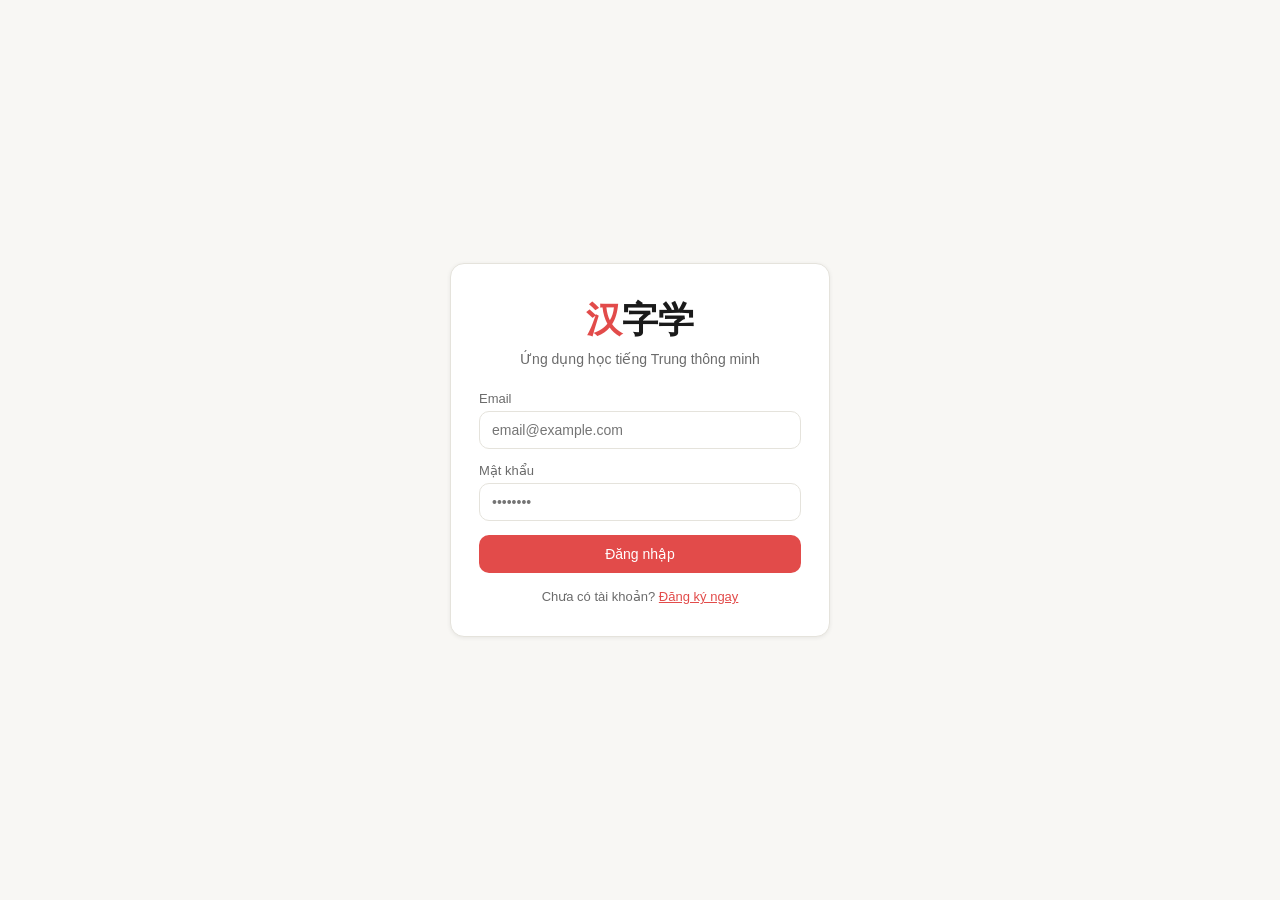
<file: index.html>
<!DOCTYPE html>
<html lang="vi">
<head>
  <meta charset="UTF-8">
  <meta name="viewport" content="width=device-width, initial-scale=1.0">
  <title>汉字学 - Học Tiếng Trung</title>
  <link rel="stylesheet" href="css/style.css">
</head>
<body>

<!-- ==================== LOGIN SCREEN ==================== -->
<div id="login-screen" class="login-screen">
  <div class="login-card">
    <div class="login-logo">汉<span>字学</span></div>
    <div class="login-sub">Ứng dụng học tiếng Trung thông minh</div>
    <div id="login-form">
      <div class="form-group">
        <label class="form-label">Email</label>
        <input class="form-input" id="login-email" type="email" placeholder="email@example.com">
      </div>
      <div class="form-group">
        <label class="form-label">Mật khẩu</label>
        <input class="form-input" id="login-pass" type="password" placeholder="••••••••">
      </div>
      <div id="login-error" class="form-error" style="display:none"></div>
      <button class="btn-primary" onclick="App.login()">Đăng nhập</button>
      <div class="login-switch">Chưa có tài khoản? <a onclick="App.showRegister()">Đăng ký ngay</a></div>
    </div>
    <div id="register-form" style="display:none">
      <div class="form-group">
        <label class="form-label">Tên của bạn</label>
        <input class="form-input" id="reg-name" placeholder="Nguyễn Văn Anh">
      </div>
      <div class="form-group">
        <label class="form-label">Email</label>
        <input class="form-input" id="reg-email" type="email" placeholder="email@example.com">
      </div>
      <div class="form-group">
        <label class="form-label">Mật khẩu</label>
        <input class="form-input" id="reg-pass" type="password" placeholder="Tạo mật khẩu (6+ ký tự)">
      </div>
      <div id="reg-error" class="form-error" style="display:none"></div>
      <button class="btn-primary" onclick="App.register()">Tạo tài khoản</button>
      <div class="login-switch">Đã có tài khoản? <a onclick="App.showLogin()">Đăng nhập</a></div>
    </div>
  </div>
</div>

<!-- ==================== MAIN APP ==================== -->
<div id="main-app" style="display:none">

  <!-- TOP NAV -->
  <div class="nav">
    <div class="nav-logo">汉<span>字学</span></div>
    <div class="nav-user">
      <div class="avatar" id="nav-avatar">A</div>
      <span id="nav-name">Người dùng</span>
      <button class="logout-btn" onclick="App.logout()">Đăng xuất</button>
    </div>
  </div>

  <!-- LAYOUT -->
  <div class="layout">

    <!-- SIDEBAR (desktop) -->
    <div class="sidebar">
      <div class="sidebar-section">Học tập</div>
      <div class="sidebar-item active" id="sb-home" onclick="App.showScreen('home')">
        <span class="si-icon">🏠</span> Tổng quan
      </div>
      <div class="sidebar-item" id="sb-study" onclick="App.showScreen('topics')">
        <span class="si-icon">📚</span> Học từ vựng
      </div>
      <div class="sidebar-item" id="sb-quiz" onclick="App.showScreen('quiz-select')">
        <span class="si-icon">✏️</span> Kiểm tra
      </div>
      <div class="sidebar-section">Quản lý</div>
      <div class="sidebar-item" id="sb-learned" onclick="App.showScreen('learned')">
        <span class="si-icon">⭐</span> Từ đã học
      </div>
      <div class="sidebar-item" id="sb-progress" onclick="App.showScreen('progress')">
        <span class="si-icon">📊</span> Tiến độ
      </div>
    </div>

    <!-- MAIN CONTENT -->
    <div class="main" id="main-content">

      <!-- ===== HOME ===== -->
      <div id="screen-home" class="screen active">
        <div class="page-greeting">
          <div class="greeting-text">Chào, <span id="home-username">bạn</span>! 👋</div>
          <div class="greeting-sub">Hôm nay học thêm vài từ nhé?</div>
        </div>
        <div class="stats-row">
          <div class="stat-card">
            <div class="stat-label">Tổng đã học</div>
            <div class="stat-value red" id="stat-total">0</div>
          </div>
          <div class="stat-card">
            <div class="stat-label">Hôm nay</div>
            <div class="stat-value teal" id="stat-today">0</div>
          </div>
          <div class="stat-card">
            <div class="stat-label">Chuỗi ngày</div>
            <div class="stat-value" id="stat-streak">0 🔥</div>
          </div>
        </div>
        <div class="section-title">Chủ đề nổi bật</div>
        <div class="topic-grid" id="home-topics"></div>
        <div class="promo-banner" onclick="App.showScreen('quiz-select')">
          <span class="promo-icon">✏️</span>
          <div>
            <div class="promo-title">Sẵn sàng kiểm tra?</div>
            <div class="promo-sub">Ôn lại <span id="home-quiz-count">0</span> từ đã học →</div>
          </div>
        </div>
      </div>

      <!-- ===== TOPICS ===== -->
      <div id="screen-topics" class="screen">
        <div class="screen-header">
          <div class="screen-title">Chọn chủ đề học</div>
          <div class="hsk-filters" id="hsk-filters"></div>
        </div>
        <div class="topic-grid" id="all-topics"></div>
      </div>

      <!-- ===== STUDY ===== -->
      <div id="screen-study" class="screen">
        <div class="study-header">
          <button class="back-btn" onclick="App.showScreen('topics')">← Quay lại</button>
          <div class="study-progress-wrap">
            <div class="study-progress-bar">
              <div class="study-progress-fill" id="study-prog-fill" style="width:0%"></div>
            </div>
            <div class="study-prog-text" id="study-count">0 / 0</div>
          </div>
        </div>
        <div class="study-topic-label" id="study-topic-label"></div>

        <!-- Visibility toggles -->
        <div class="visibility-toggles">
          <button class="vis-btn active" id="vis-hz" onclick="App.toggleVis('hz')">汉字</button>
          <button class="vis-btn active" id="vis-py" onclick="App.toggleVis('py')">Pinyin</button>
          <button class="vis-btn active" id="vis-vn" onclick="App.toggleVis('vn')">Tiếng Việt</button>
        </div>

        <!-- Flashcard -->
        <div class="flashcard" id="flashcard" onclick="App.speakCurrent()">
          <div class="fc-hanzi" id="fc-hanzi">你好</div>
          <div class="fc-pinyin" id="fc-pinyin">nǐ hǎo</div>
          <div class="fc-meaning" id="fc-meaning">Xin chào</div>
          <div class="fc-hint">Nhấn để nghe phát âm 🔊</div>
        </div>

        <div class="card-actions">
          <button class="btn-relearn" onclick="App.markWord(false)">
            🔄 Học lại sau
          </button>
          <button class="btn-known" onclick="App.markWord(true)">
            ✓ Đã nhớ
          </button>
        </div>

        <!-- Already learned notice -->
        <div class="study-done-notice" id="study-done-notice" style="display:none">
          <div class="done-icon">🎉</div>
          <div class="done-title">Hoàn thành chủ đề!</div>
          <div class="done-sub" id="done-sub-text"></div>
          <button class="btn-primary" style="margin-top:1rem;" onclick="App.showScreen('topics')">Chọn chủ đề khác</button>
        </div>
      </div>

      <!-- ===== QUIZ SELECT ===== -->
      <div id="screen-quiz-select" class="screen">
        <div class="screen-title" style="margin-bottom:1.5rem;">Chọn bài kiểm tra</div>
        <div id="quiz-no-words" class="empty-notice" style="display:none">
          ⚠️ Bạn cần học ít nhất 4 từ trước khi kiểm tra!
        </div>
        <div id="quiz-mode-list" class="quiz-mode-list"></div>
      </div>

      <!-- ===== QUIZ ===== -->
      <div id="screen-quiz" class="screen">
        <div class="study-header">
          <button class="back-btn" onclick="App.showScreen('quiz-select')">← Thoát</button>
          <div class="study-progress-wrap">
            <div class="study-progress-bar">
              <div class="study-progress-fill" id="quiz-prog-fill" style="width:0%"></div>
            </div>
            <div class="study-prog-text" id="quiz-count-text">0 / 10</div>
          </div>
        </div>
        <div class="quiz-card">
          <div class="quiz-hanzi" id="q-hanzi"></div>
          <div class="quiz-pinyin" id="q-pinyin"></div>
          <div class="quiz-instruction">Chọn nghĩa đúng:</div>
          <div class="quiz-options" id="quiz-options"></div>
        </div>
      </div>

      <!-- ===== QUIZ RESULT ===== -->
      <div id="screen-quiz-result" class="screen">
        <div class="result-card">
          <div class="result-emoji" id="res-emoji">🎉</div>
          <div class="result-score" id="res-score">8/10</div>
          <div class="result-msg" id="res-msg">Xuất sắc!</div>
          <div class="stats-row" style="margin:1.5rem 0;">
            <div class="stat-card"><div class="stat-label">Đúng</div><div class="stat-value teal" id="res-correct">0</div></div>
            <div class="stat-card"><div class="stat-label">Sai</div><div class="stat-value red" id="res-wrong">0</div></div>
            <div class="stat-card"><div class="stat-label">Tỉ lệ</div><div class="stat-value" id="res-pct">0%</div></div>
          </div>
          <button class="btn-primary" onclick="App.showScreen('quiz-select')" style="margin-bottom:8px;">Kiểm tra lại</button>
          <button class="btn-secondary" onclick="App.showScreen('home')">Về trang chủ</button>
        </div>
      </div>

      <!-- ===== LEARNED ===== -->
      <div id="screen-learned" class="screen">
        <div class="screen-header">
          <div class="screen-title">Từ đã học (<span id="learned-total">0</span>)</div>
          <input class="search-input" id="learned-search" placeholder="🔍 Tìm từ..." oninput="App.renderLearnedList()">
        </div>
        <div class="filter-bar" id="learned-filters"></div>
        <div id="learned-list-wrap"></div>
      </div>

      <!-- ===== PROGRESS ===== -->
      <div id="screen-progress" class="screen">
        <div class="screen-title" style="margin-bottom:1.5rem;">Tiến độ học tập</div>
        <div class="stats-row" style="margin-bottom:1.5rem;">
          <div class="stat-card"><div class="stat-label">Tổng đã học</div><div class="stat-value red" id="prog-total">0</div></div>
          <div class="stat-card"><div class="stat-label">Hôm nay</div><div class="stat-value teal" id="prog-today">0</div></div>
          <div class="stat-card"><div class="stat-label">Số lần thi</div><div class="stat-value" id="prog-quizzes">0</div></div>
        </div>
        <div class="section-title" style="margin-bottom:1rem;">Tiến độ theo chủ đề</div>
        <div id="topic-progress-wrap"></div>
        <div class="section-title" style="margin:1.5rem 0 1rem;">Phân bổ theo cấp HSK</div>
        <div id="hsk-progress-wrap"></div>
      </div>

    </div><!-- /main -->
  </div><!-- /layout -->

  <!-- BOTTOM NAV (mobile) -->
  <div class="bottom-nav">
    <div class="bn-item active" id="bn-home" onclick="App.showScreen('home')">
      <span class="bn-icon">🏠</span><span class="bn-label">Tổng quan</span>
    </div>
    <div class="bn-item" id="bn-study" onclick="App.showScreen('topics')">
      <span class="bn-icon">📚</span><span class="bn-label">Học</span>
    </div>
    <div class="bn-item" id="bn-quiz" onclick="App.showScreen('quiz-select')">
      <span class="bn-icon">✏️</span><span class="bn-label">Kiểm tra</span>
    </div>
    <div class="bn-item" id="bn-learned" onclick="App.showScreen('learned')">
      <span class="bn-icon">⭐</span><span class="bn-label">Đã học</span>
    </div>
  </div>

</div><!-- /main-app -->

<script src="js/config.js"></script>
<script src="js/app.js"></script>
</body>
</html>
</file>
<file: css/style.css>
/* ===========================
   HANZIHOC - STYLESHEET
   =========================== */

*, *::before, *::after { box-sizing: border-box; margin: 0; padding: 0; }

:root {
  --red:       #E24B4A;
  --red-light: #FEF0F0;
  --red-dark:  #791F1F;
  --teal:      #1D9E75;
  --teal-light:#E1F5EE;
  --teal-dark: #085041;
  --amber:     #BA7517;
  --amber-light:#FEF4E0;
  --gray-bg:   #F8F7F4;
  --gray-border:#E5E3DC;
  --card-bg:   #ffffff;
  --text:      #1A1A1A;
  --text-muted:#6B6B6B;
  --radius:    10px;
  --radius-lg: 14px;
  --shadow:    0 1px 4px rgba(0,0,0,0.07);
}

body {
  font-family: -apple-system, BlinkMacSystemFont, 'Segoe UI', sans-serif;
  background: var(--gray-bg);
  color: var(--text);
  min-height: 100vh;
}

/* ---- NAV ---- */
.nav {
  background: var(--card-bg);
  border-bottom: 1px solid var(--gray-border);
  height: 52px;
  padding: 0 1.25rem;
  display: flex;
  align-items: center;
  justify-content: space-between;
  position: sticky;
  top: 0;
  z-index: 100;
}
.nav-logo { font-size: 20px; font-weight: 600; color: var(--red); letter-spacing: -0.5px; }
.nav-logo span { color: var(--text); }
.nav-user { display: flex; align-items: center; gap: 8px; font-size: 13px; color: var(--text-muted); }
.avatar {
  width: 30px; height: 30px; border-radius: 50%;
  background: var(--red-light); color: var(--red-dark);
  display: flex; align-items: center; justify-content: center;
  font-size: 13px; font-weight: 600;
}
.logout-btn {
  background: none; border: 1px solid var(--gray-border);
  border-radius: 6px; padding: 4px 10px; font-size: 12px;
  cursor: pointer; color: var(--text-muted);
}
.logout-btn:hover { background: var(--gray-bg); }

/* ---- LAYOUT ---- */
.layout { display: flex; min-height: calc(100vh - 52px); }

/* ---- SIDEBAR ---- */
.sidebar {
  width: 210px;
  background: var(--card-bg);
  border-right: 1px solid var(--gray-border);
  padding: 1.25rem 0;
  flex-shrink: 0;
}
.sidebar-section {
  font-size: 10px; font-weight: 600;
  text-transform: uppercase; letter-spacing: 1px;
  color: var(--text-muted);
  padding: 0.75rem 1.25rem 0.4rem;
}
.sidebar-item {
  display: flex; align-items: center; gap: 10px;
  padding: 10px 1.25rem;
  cursor: pointer; font-size: 14px;
  color: var(--text-muted);
  border-left: 2px solid transparent;
  transition: all 0.15s;
}
.sidebar-item:hover { background: var(--gray-bg); color: var(--text); }
.sidebar-item.active {
  background: var(--red-light);
  color: var(--red-dark);
  border-left-color: var(--red);
  font-weight: 500;
}
.si-icon { font-size: 16px; }

/* ---- MAIN ---- */
.main {
  flex: 1;
  padding: 1.5rem;
  overflow-y: auto;
  padding-bottom: 80px;
}

/* ---- SCREENS ---- */
.screen { display: none; }
.screen.active { display: block; }

/* ---- LOGIN ---- */
.login-screen {
  min-height: 100vh;
  display: flex; align-items: center; justify-content: center;
  padding: 1.5rem;
  background: var(--gray-bg);
}
.login-card {
  background: var(--card-bg);
  border: 1px solid var(--gray-border);
  border-radius: var(--radius-lg);
  padding: 2rem 1.75rem;
  width: 100%; max-width: 380px;
  box-shadow: var(--shadow);
}
.login-logo { font-size: 36px; font-weight: 700; color: var(--red); text-align: center; margin-bottom: 6px; }
.login-logo span { color: var(--text); }
.login-sub { text-align: center; color: var(--text-muted); font-size: 14px; margin-bottom: 1.5rem; }
.form-group { margin-bottom: 14px; }
.form-label { font-size: 13px; color: var(--text-muted); display: block; margin-bottom: 5px; }
.form-input {
  width: 100%; padding: 10px 12px;
  border: 1px solid var(--gray-border);
  border-radius: var(--radius); font-size: 14px;
  transition: border-color 0.15s;
}
.form-input:focus { outline: none; border-color: var(--red); }
.form-error { font-size: 12px; color: var(--red); padding: 6px 10px; background: var(--red-light); border-radius: 6px; margin-bottom: 10px; }
.btn-primary {
  width: 100%; padding: 11px;
  background: var(--red); color: #fff;
  border: none; border-radius: var(--radius);
  font-size: 14px; font-weight: 500; cursor: pointer;
  transition: opacity 0.15s;
}
.btn-primary:hover { opacity: 0.88; }
.btn-secondary {
  width: 100%; padding: 11px;
  background: none; color: var(--text);
  border: 1px solid var(--gray-border); border-radius: var(--radius);
  font-size: 14px; cursor: pointer;
}
.btn-secondary:hover { background: var(--gray-bg); }
.login-switch { text-align: center; font-size: 13px; color: var(--text-muted); margin-top: 1rem; }
.login-switch a { color: var(--red); cursor: pointer; text-decoration: underline; }

/* ---- STATS ROW ---- */
.stats-row {
  display: grid;
  grid-template-columns: repeat(3, minmax(0,1fr));
  gap: 10px; margin-bottom: 1.5rem;
}
.stat-card {
  background: var(--card-bg);
  border: 1px solid var(--gray-border);
  border-radius: var(--radius);
  padding: 12px 14px;
}
.stat-label { font-size: 11px; color: var(--text-muted); margin-bottom: 4px; }
.stat-value { font-size: 24px; font-weight: 600; }
.stat-value.red { color: var(--red); }
.stat-value.teal { color: var(--teal); }

/* ---- GREETING ---- */
.page-greeting { margin-bottom: 1.5rem; }
.greeting-text { font-size: 20px; font-weight: 600; }
.greeting-sub { font-size: 13px; color: var(--text-muted); margin-top: 3px; }

/* ---- SECTION ---- */
.section-title { font-size: 15px; font-weight: 500; margin-bottom: 1rem; }
.screen-title { font-size: 17px; font-weight: 600; }
.screen-header {
  display: flex; align-items: center;
  justify-content: space-between; flex-wrap: wrap;
  gap: 10px; margin-bottom: 1.25rem;
}

/* ---- TOPIC CARDS ---- */
.topic-grid {
  display: grid;
  grid-template-columns: repeat(auto-fill, minmax(155px, 1fr));
  gap: 10px; margin-bottom: 1.5rem;
}
.topic-card {
  background: var(--card-bg);
  border: 1px solid var(--gray-border);
  border-radius: var(--radius-lg);
  padding: 14px 12px;
  cursor: pointer; transition: all 0.15s;
}
.topic-card:hover { border-color: var(--red); box-shadow: 0 2px 10px rgba(226,75,74,0.12); }
.tc-icon { font-size: 26px; margin-bottom: 8px; }
.tc-name { font-size: 13px; font-weight: 500; margin-bottom: 3px; }
.tc-meta { font-size: 11px; color: var(--text-muted); }
.tc-bar { height: 4px; background: var(--gray-border); border-radius: 2px; margin-top: 8px; }
.tc-bar-fill { height: 100%; border-radius: 2px; background: var(--teal); transition: width 0.4s; }
.tc-new-badge {
  display: inline-block; font-size: 10px;
  background: var(--red-light); color: var(--red);
  padding: 1px 6px; border-radius: 20px; margin-left: 4px;
}

/* ---- PROMO BANNER ---- */
.promo-banner {
  background: var(--red-light);
  border-radius: var(--radius-lg);
  padding: 14px 1rem;
  display: flex; align-items: center; gap: 12px;
  cursor: pointer; transition: opacity 0.15s;
}
.promo-banner:hover { opacity: 0.85; }
.promo-icon { font-size: 30px; }
.promo-title { font-size: 14px; font-weight: 500; color: var(--red-dark); }
.promo-sub { font-size: 12px; color: var(--red); margin-top: 2px; }

/* ---- HSK FILTER ---- */
.hsk-filters { display: flex; gap: 6px; flex-wrap: wrap; }
.hsk-btn {
  padding: 5px 12px; font-size: 12px; font-weight: 500;
  border: 1px solid var(--gray-border);
  border-radius: 20px; cursor: pointer;
  background: var(--card-bg); color: var(--text-muted);
  transition: all 0.15s;
}
.hsk-btn:hover, .hsk-btn.active { background: var(--red); color: #fff; border-color: var(--red); }

/* ---- STUDY ---- */
.study-header {
  display: flex; align-items: center; gap: 12px; margin-bottom: 1rem;
}
.back-btn {
  background: none; border: 1px solid var(--gray-border);
  border-radius: 8px; padding: 7px 14px;
  font-size: 13px; cursor: pointer; color: var(--text-muted);
  white-space: nowrap;
}
.back-btn:hover { background: var(--gray-bg); }
.study-progress-wrap { flex: 1; display: flex; align-items: center; gap: 10px; }
.study-progress-bar { flex: 1; height: 6px; background: var(--gray-border); border-radius: 3px; }
.study-progress-fill { height: 100%; border-radius: 3px; background: var(--red); transition: width 0.3s; }
.study-prog-text { font-size: 12px; color: var(--text-muted); white-space: nowrap; }
.study-topic-label {
  text-align: center; font-size: 13px; color: var(--text-muted); margin-bottom: 1rem;
}

/* ---- VISIBILITY TOGGLES ---- */
.visibility-toggles {
  display: flex; justify-content: center; gap: 8px; margin-bottom: 1rem;
}
.vis-btn {
  padding: 5px 14px; font-size: 13px; font-weight: 500;
  border: 1px solid var(--gray-border);
  border-radius: 20px; cursor: pointer;
  background: var(--card-bg); color: var(--text-muted);
  transition: all 0.15s; user-select: none;
}
.vis-btn.active { background: var(--red-light); color: var(--red-dark); border-color: var(--red); }

/* ---- FLASHCARD ---- */
.flashcard {
  background: var(--card-bg);
  border: 1px solid var(--gray-border);
  border-radius: 18px;
  padding: 2.5rem 1.5rem;
  text-align: center;
  min-height: 260px;
  display: flex; flex-direction: column;
  align-items: center; justify-content: center;
  cursor: pointer; transition: transform 0.1s;
  box-shadow: var(--shadow);
  margin-bottom: 1rem;
}
.flashcard:active { transform: scale(0.98); }
.fc-hanzi { font-size: 76px; line-height: 1; margin-bottom: 12px; transition: opacity 0.2s; }
.fc-pinyin { font-size: 22px; color: var(--red); letter-spacing: 1px; margin-bottom: 8px; transition: opacity 0.2s; }
.fc-meaning { font-size: 17px; color: var(--text); transition: opacity 0.2s; }
.fc-hint { font-size: 12px; color: var(--text-muted); margin-top: 14px; }
.fc-hidden { opacity: 0; pointer-events: none; }

/* ---- CARD ACTIONS ---- */
.card-actions { display: flex; gap: 10px; }
.btn-relearn {
  flex: 1; padding: 13px;
  border: 1px solid var(--amber);
  border-radius: var(--radius); font-size: 14px; font-weight: 500;
  cursor: pointer; background: var(--amber-light); color: var(--amber);
  transition: all 0.15s;
}
.btn-relearn:hover { background: var(--amber); color: #fff; }
.btn-known {
  flex: 1; padding: 13px;
  border: 1px solid var(--teal);
  border-radius: var(--radius); font-size: 14px; font-weight: 500;
  cursor: pointer; background: var(--teal-light); color: var(--teal-dark);
  transition: all 0.15s;
}
.btn-known:hover { background: var(--teal); color: #fff; }

/* ---- DONE NOTICE ---- */
.study-done-notice {
  text-align: center; padding: 3rem 1.5rem;
  background: var(--card-bg); border-radius: var(--radius-lg);
  border: 1px solid var(--gray-border);
}
.done-icon { font-size: 52px; margin-bottom: 12px; }
.done-title { font-size: 20px; font-weight: 600; margin-bottom: 8px; }
.done-sub { font-size: 14px; color: var(--text-muted); }

/* ---- QUIZ MODE LIST ---- */
.quiz-mode-list { display: grid; gap: 10px; }
.quiz-mode-card {
  background: var(--card-bg);
  border: 1px solid var(--gray-border);
  border-radius: var(--radius-lg);
  padding: 16px 1rem;
  display: flex; align-items: center; gap: 14px;
  cursor: pointer; transition: border-color 0.15s, box-shadow 0.15s;
}
.quiz-mode-card:hover { border-color: var(--red); box-shadow: 0 2px 10px rgba(226,75,74,0.1); }
.qmc-icon { font-size: 30px; flex-shrink: 0; }
.qmc-name { font-size: 15px; font-weight: 500; margin-bottom: 3px; }
.qmc-desc { font-size: 12px; color: var(--text-muted); }

/* ---- QUIZ ---- */
.quiz-card {
  background: var(--card-bg);
  border: 1px solid var(--gray-border);
  border-radius: var(--radius-lg);
  padding: 2rem 1.5rem;
  margin-bottom: 1rem;
}
.quiz-hanzi { font-size: 64px; text-align: center; line-height: 1; margin-bottom: 8px; }
.quiz-pinyin { font-size: 20px; color: var(--red); text-align: center; margin-bottom: 1.25rem; }
.quiz-instruction { font-size: 13px; color: var(--text-muted); margin-bottom: 14px; }
.quiz-options { display: grid; grid-template-columns: 1fr 1fr; gap: 10px; }
.quiz-opt {
  padding: 14px 12px;
  border: 1px solid var(--gray-border);
  border-radius: var(--radius); font-size: 13px;
  cursor: pointer; transition: all 0.18s;
  background: var(--card-bg); color: var(--text);
  text-align: left; line-height: 1.4;
}
.quiz-opt:hover { border-color: var(--red); background: var(--red-light); }
.quiz-opt.correct { background: var(--teal-light); border-color: var(--teal); color: var(--teal-dark); }
.quiz-opt.wrong { background: var(--red-light); border-color: var(--red); color: var(--red-dark); }

/* ---- RESULT ---- */
.result-card {
  background: var(--card-bg);
  border: 1px solid var(--gray-border);
  border-radius: var(--radius-lg);
  padding: 2.5rem 1.5rem;
  text-align: center;
  max-width: 420px; margin: 0 auto;
}
.result-emoji { font-size: 52px; margin-bottom: 10px; }
.result-score { font-size: 28px; font-weight: 700; margin-bottom: 6px; }
.result-msg { font-size: 15px; color: var(--text-muted); margin-bottom: 0; }

/* ---- LEARNED LIST ---- */
.search-input {
  padding: 8px 12px; font-size: 13px;
  border: 1px solid var(--gray-border);
  border-radius: var(--radius);
  width: 200px;
}
.search-input:focus { outline: none; border-color: var(--red); }
.filter-bar { display: flex; gap: 6px; flex-wrap: wrap; margin-bottom: 1rem; }
.filter-btn {
  padding: 4px 12px; font-size: 12px;
  border: 1px solid var(--gray-border);
  border-radius: 20px; cursor: pointer;
  background: var(--card-bg); color: var(--text-muted);
  transition: all 0.15s;
}
.filter-btn:hover, .filter-btn.active {
  background: var(--red-light); color: var(--red-dark); border-color: var(--red);
}
.word-list { background: var(--card-bg); border: 1px solid var(--gray-border); border-radius: var(--radius-lg); overflow: hidden; }
.word-item {
  display: flex; align-items: center; gap: 12px;
  padding: 12px 1rem;
  border-bottom: 1px solid var(--gray-border);
  transition: background 0.1s;
}
.word-item:last-child { border-bottom: none; }
.word-item:hover { background: var(--gray-bg); }
.wi-hanzi { font-size: 28px; min-width: 44px; cursor: pointer; }
.wi-info { flex: 1; min-width: 0; }
.wi-pinyin { font-size: 11px; color: var(--red); margin-bottom: 2px; }
.wi-meaning { font-size: 13px; }
.wi-tag {
  font-size: 10px; background: var(--teal-light);
  color: var(--teal-dark); padding: 2px 8px; border-radius: 20px;
  white-space: nowrap;
}
.wi-level {
  font-size: 10px; padding: 2px 7px; border-radius: 20px;
  white-space: nowrap; font-weight: 500;
}

/* ---- PROGRESS ---- */
.topic-prog-item {
  display: flex; align-items: center; gap: 12px; margin-bottom: 14px;
}
.tpi-icon { font-size: 20px; min-width: 28px; }
.tpi-info { flex: 1; }
.tpi-row { display: flex; justify-content: space-between; font-size: 13px; margin-bottom: 4px; }
.tpi-count { font-size: 12px; color: var(--text-muted); }
.tpi-bar { height: 5px; background: var(--gray-border); border-radius: 3px; }
.tpi-fill { height: 100%; border-radius: 3px; background: var(--teal); }
.hsk-level-row {
  display: flex; align-items: center; gap: 12px; margin-bottom: 12px;
  background: var(--card-bg); border: 1px solid var(--gray-border);
  border-radius: var(--radius); padding: 10px 12px;
}
.hsk-badge {
  font-size: 11px; font-weight: 600; padding: 3px 10px;
  border-radius: 20px; white-space: nowrap;
}
.hsk-num { font-size: 14px; font-weight: 500; }
.hsk-sub { font-size: 11px; color: var(--text-muted); }

/* ---- EMPTY / NOTICE ---- */
.empty-notice {
  background: var(--amber-light); color: var(--amber);
  padding: 12px 16px; border-radius: var(--radius);
  font-size: 13px; margin-bottom: 1rem;
}
.empty-state {
  text-align: center; padding: 3rem 1rem; color: var(--text-muted);
}
.empty-state-icon { font-size: 48px; margin-bottom: 12px; }

/* ---- BOTTOM NAV ---- */
.bottom-nav { display: none; }

/* ========================
   RESPONSIVE
   ======================== */
@media (max-width: 680px) {
  .sidebar { display: none; }
  .bottom-nav {
    display: block;
    position: fixed; bottom: 0; left: 0; right: 0;
    background: var(--card-bg);
    border-top: 1px solid var(--gray-border);
    padding: 6px 0 env(safe-area-inset-bottom, 8px);
    z-index: 100;
  }
  .bottom-nav { display: flex; }
  .bn-item {
    flex: 1; display: flex; flex-direction: column;
    align-items: center; gap: 3px;
    cursor: pointer; padding: 4px 0;
    color: var(--text-muted); font-size: 11px;
    transition: color 0.15s;
  }
  .bn-item.active { color: var(--red); }
  .bn-icon { font-size: 22px; }
  .main { padding: 1rem; padding-bottom: 90px; }
  .fc-hanzi { font-size: 58px; }
  .quiz-options { grid-template-columns: 1fr; }
  .stats-row { gap: 6px; }
  .stat-value { font-size: 20px; }
  .screen-header { flex-direction: column; align-items: flex-start; }
  .search-input { width: 100%; }
}

@media (max-width: 400px) {
  .topic-grid { grid-template-columns: repeat(2, 1fr); }
  .card-actions { flex-direction: column; }
}
</file>
